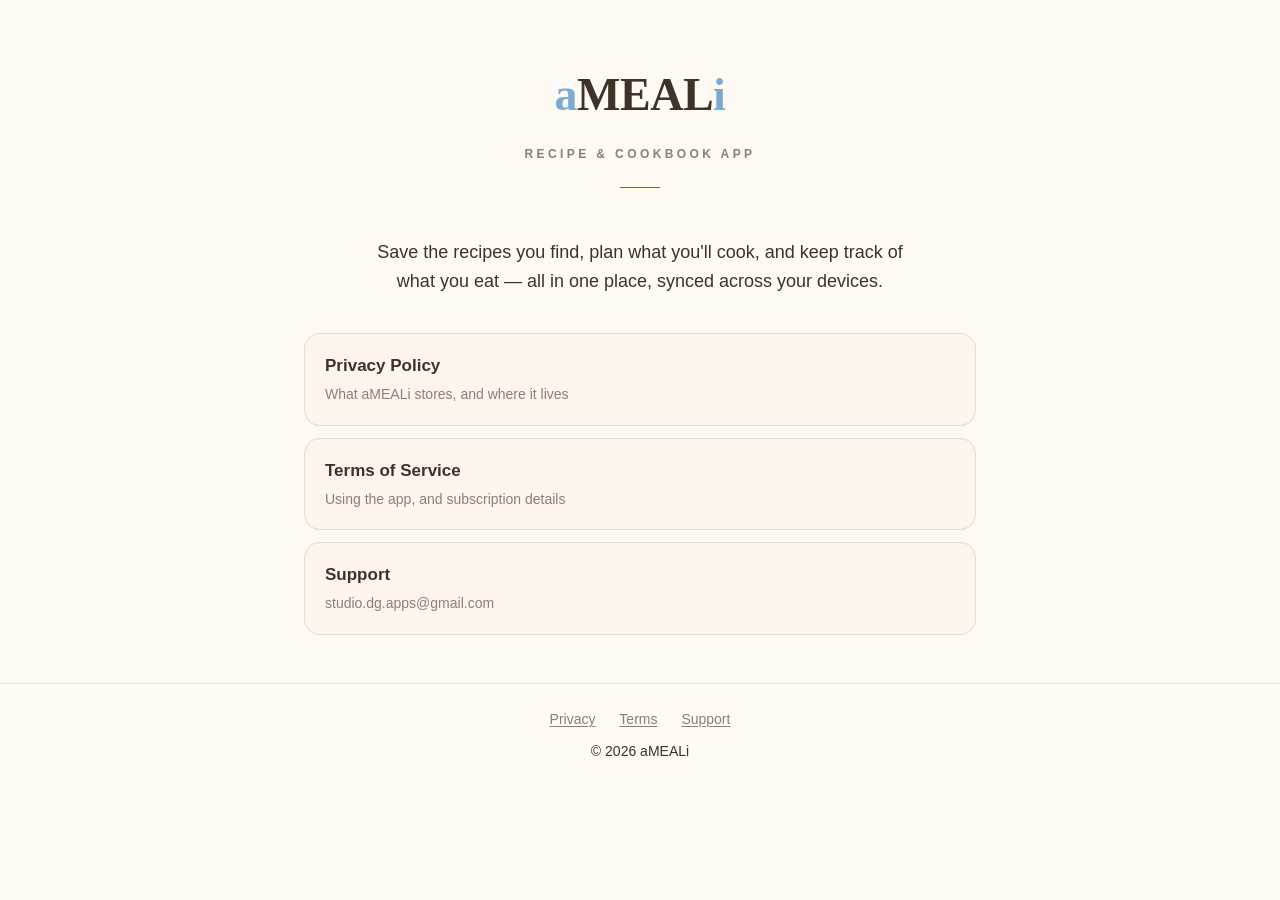
<file: index.html>
<!DOCTYPE html>
<html lang="en">
<head>
<meta charset="utf-8">
<meta name="viewport" content="width=device-width, initial-scale=1">
<title>aMEALi — Recipe &amp; Cookbook App</title>
<meta name="description" content="aMEALi saves the recipes you find, plans what you'll cook, and tracks what you eat.">
<link rel="stylesheet" href="style.css">
</head>
<body>

<header class="masthead">
  <div class="wrap">
    <span class="wordmark"><span class="ai">a</span>MEAL<span class="ai">i</span></span>
    <p class="tagline">Recipe &amp; Cookbook App</p>
    <hr class="rule">
  </div>
</header>

<main class="wrap">
  <p class="lede">
    Save the recipes you find, plan what you'll cook, and keep track of what you eat —
    all in one place, synced across your devices.
  </p>

  <nav class="links" aria-label="Site">
    <a class="link-card" href="privacy.html">
      <span class="label">Privacy Policy</span>
      <span class="desc">What aMEALi stores, and where it lives</span>
    </a>
    <a class="link-card" href="terms.html">
      <span class="label">Terms of Service</span>
      <span class="desc">Using the app, and subscription details</span>
    </a>
    <a class="link-card" href="mailto:studio.dg.apps@gmail.com">
      <span class="label">Support</span>
      <span class="desc">studio.dg.apps@gmail.com</span>
    </a>
  </nav>
</main>

<footer class="footer">
  <div class="wrap">
    <nav>
      <a href="privacy.html">Privacy</a>
      <a href="terms.html">Terms</a>
      <a href="mailto:studio.dg.apps@gmail.com">Support</a>
    </nav>
    <p>© 2026 aMEALi</p>
  </div>
</footer>

</body>
</html>
</file>
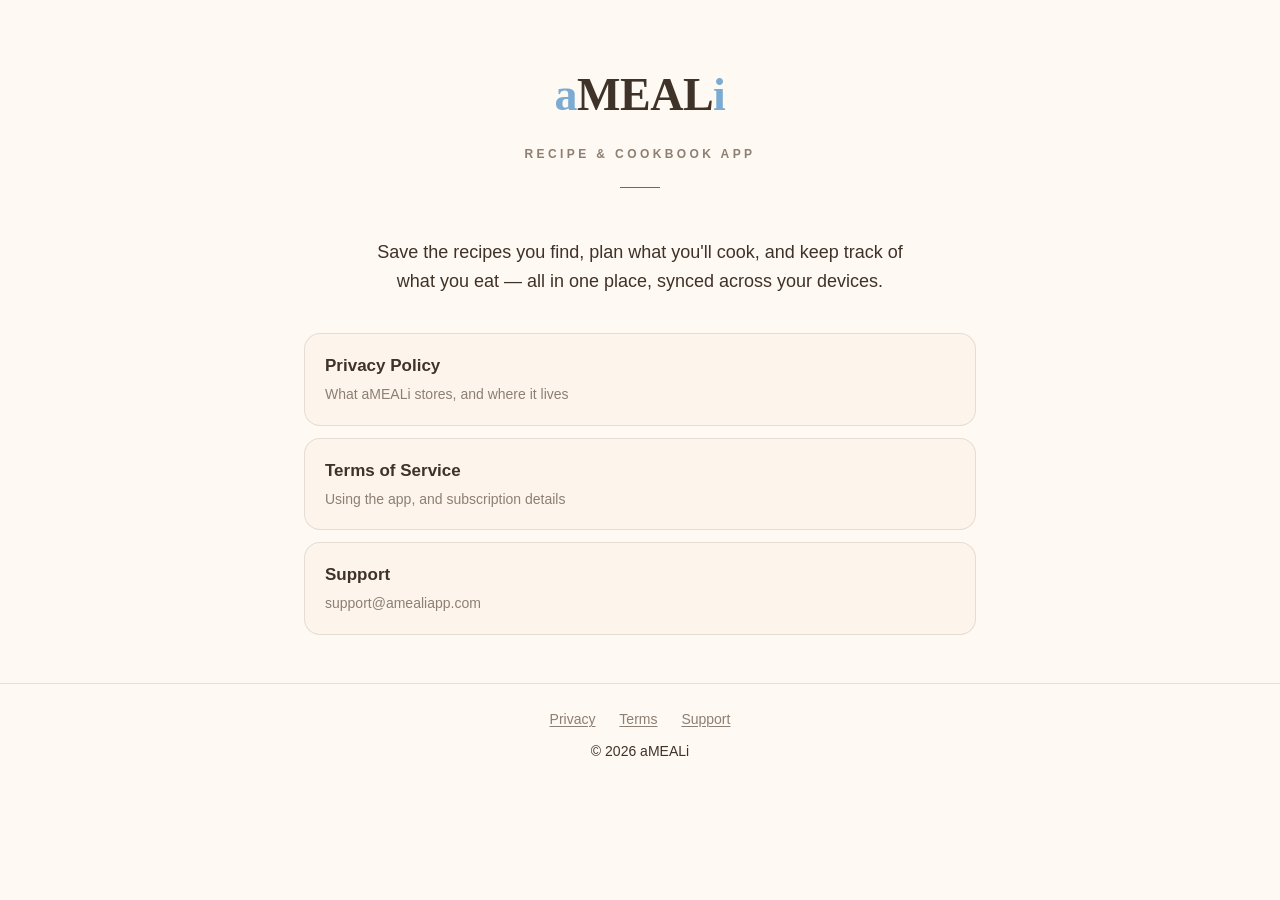
<file: index_1.html>
<!DOCTYPE html>
<html lang="en">
<head>
<meta charset="utf-8">
<meta name="viewport" content="width=device-width, initial-scale=1">
<title>aMEALi — Recipe &amp; Cookbook App</title>
<meta name="description" content="aMEALi saves the recipes you find, plans what you'll cook, and tracks what you eat.">
<link rel="stylesheet" href="style.css">
</head>
<body>

<header class="masthead">
  <div class="wrap">
    <span class="wordmark"><span class="ai">a</span>MEAL<span class="ai">i</span></span>
    <p class="tagline">Recipe &amp; Cookbook App</p>
    <hr class="rule">
  </div>
</header>

<main class="wrap">
  <p class="lede">
    Save the recipes you find, plan what you'll cook, and keep track of what you eat —
    all in one place, synced across your devices.
  </p>

  <nav class="links" aria-label="Site">
    <a class="link-card" href="privacy.html">
      <span class="label">Privacy Policy</span>
      <span class="desc">What aMEALi stores, and where it lives</span>
    </a>
    <a class="link-card" href="terms.html">
      <span class="label">Terms of Service</span>
      <span class="desc">Using the app, and subscription details</span>
    </a>
    <a class="link-card" href="mailto:support@amealiapp.com">
      <span class="label">Support</span>
      <span class="desc">support@amealiapp.com</span>
    </a>
  </nav>
</main>

<footer class="footer">
  <div class="wrap">
    <nav>
      <a href="privacy.html">Privacy</a>
      <a href="terms.html">Terms</a>
      <a href="mailto:support@amealiapp.com">Support</a>
    </nav>
    <p>© 2026 aMEALi</p>
  </div>
</footer>

</body>
</html>
</file>
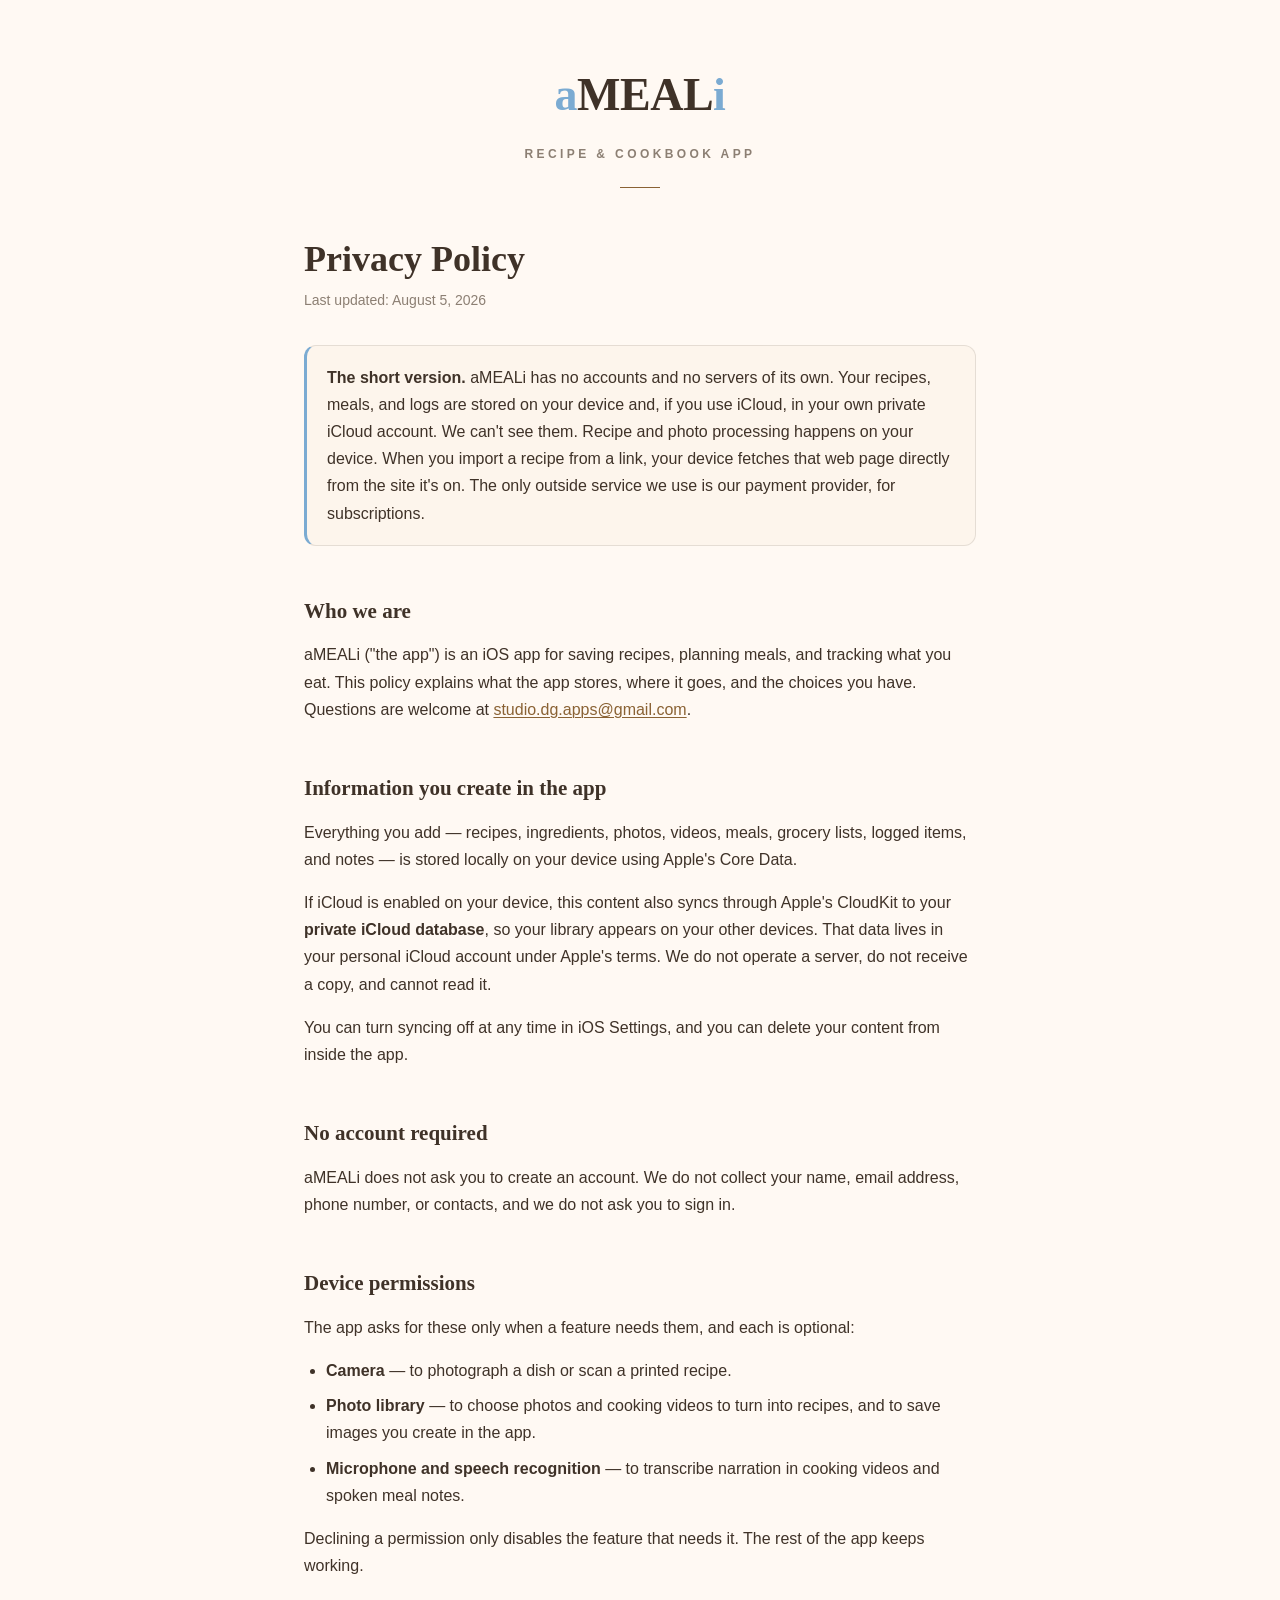
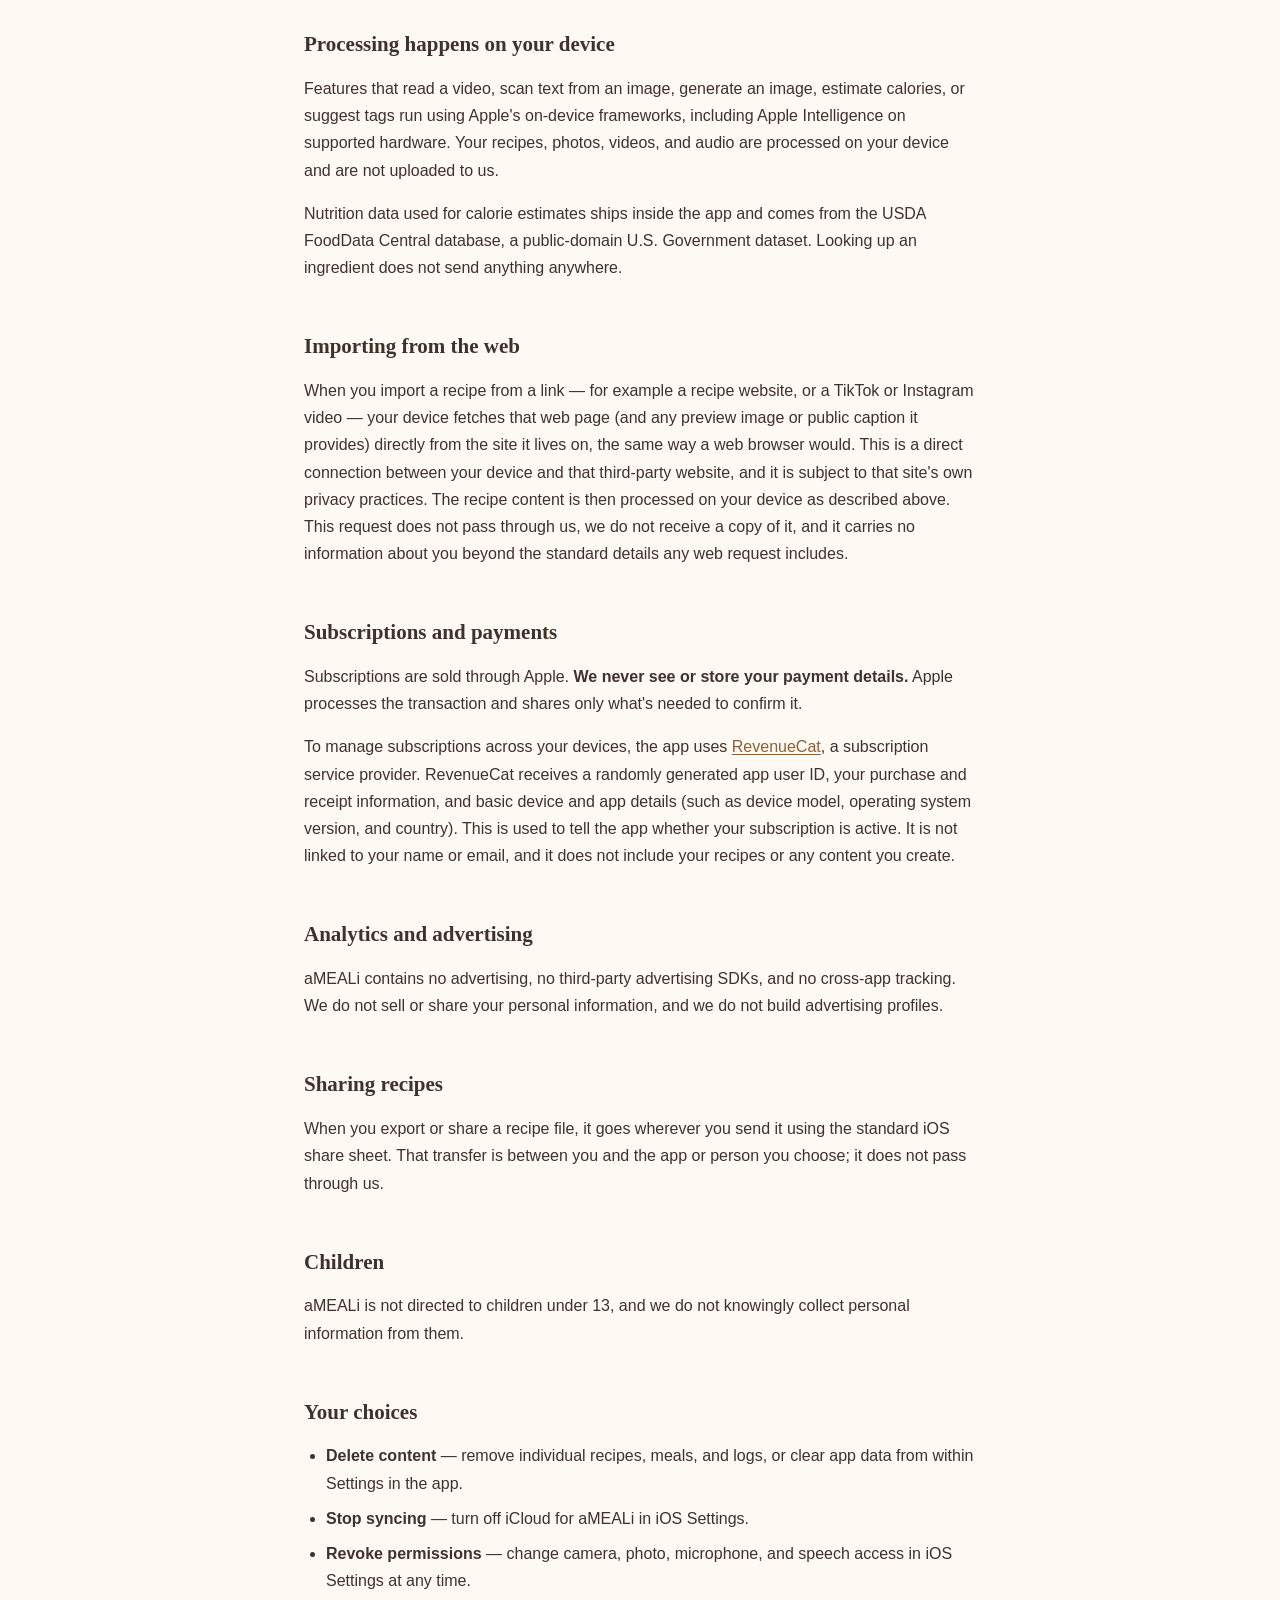
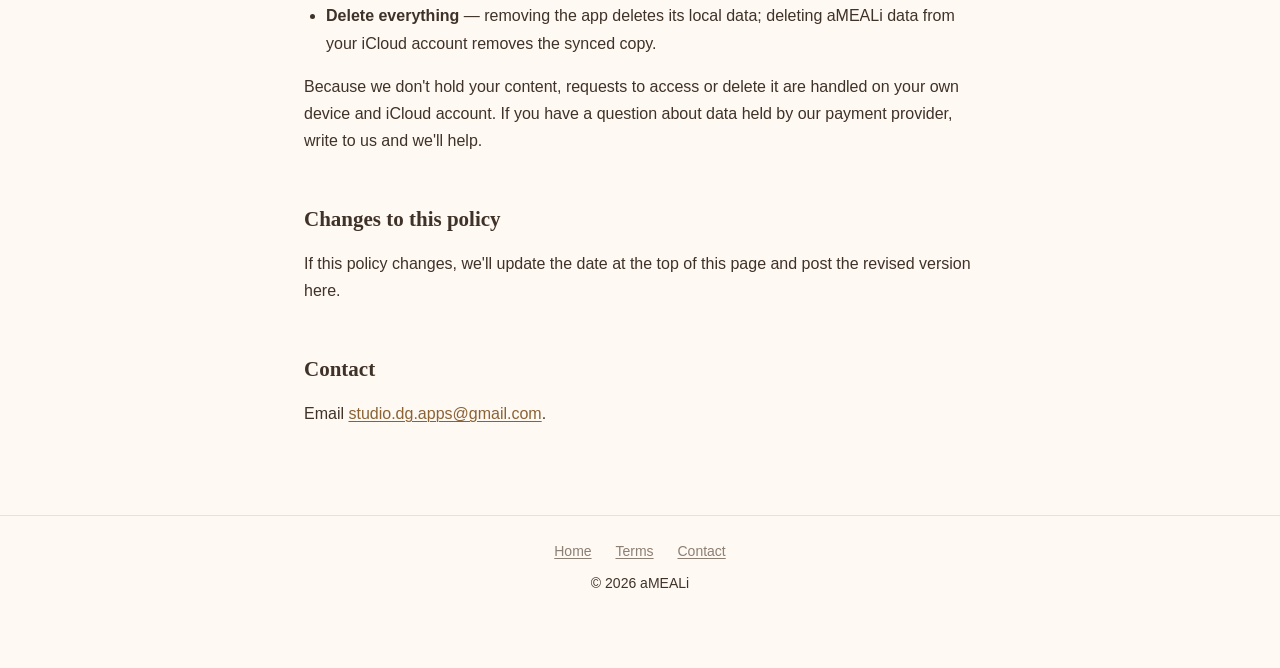
<file: privacy.html>
<!DOCTYPE html>
<html lang="en">
<head>
<meta charset="utf-8">
<meta name="viewport" content="width=device-width, initial-scale=1">
<title>Privacy Policy — aMEALi</title>
<meta name="description" content="How aMEALi handles your data.">
<link rel="stylesheet" href="style.css">
</head>
<body>
<header class="masthead">
  <div class="wrap">
    <a class="wordmark" href="index.html"><span class="ai">a</span>MEAL<span class="ai">i</span></a>
    <p class="tagline">Recipe &amp; Cookbook App</p>
    <hr class="rule">
  </div>
</header>
<main class="wrap doc">
  <h1>Privacy Policy</h1>
  <p class="updated">Last updated: August 5, 2026</p>
  <div class="note">
    <p><strong>The short version.</strong> aMEALi has no accounts and no servers of its own.
    Your recipes, meals, and logs are stored on your device and, if you use iCloud, in your
    own private iCloud account. We can't see them. Recipe and photo processing happens on
    your device. When you import a recipe from a link, your device fetches that web page
    directly from the site it's on. The only outside service we use is our payment provider,
    for subscriptions.</p>
  </div>
  <h2>Who we are</h2>
  <p>
    aMEALi ("the app") is an iOS app for saving recipes, planning meals, and tracking what you
    eat. This policy explains what the app stores, where it goes, and the choices you have.
    Questions are welcome at
    <a href="mailto:studio.dg.apps@gmail.com">studio.dg.apps@gmail.com</a>.
  </p>
  <h2>Information you create in the app</h2>
  <p>
    Everything you add — recipes, ingredients, photos, videos, meals, grocery lists, logged
    items, and notes — is stored locally on your device using Apple's Core Data.
  </p>
  <p>
    If iCloud is enabled on your device, this content also syncs through Apple's CloudKit to
    your <strong>private iCloud database</strong>, so your library appears on your other
    devices. That data lives in your personal iCloud account under Apple's terms. We do not
    operate a server, do not receive a copy, and cannot read it.
  </p>
  <p>
    You can turn syncing off at any time in iOS Settings, and you can delete your content from
    inside the app.
  </p>
  <h2>No account required</h2>
  <p>
    aMEALi does not ask you to create an account. We do not collect your name, email address,
    phone number, or contacts, and we do not ask you to sign in.
  </p>
  <h2>Device permissions</h2>
  <p>The app asks for these only when a feature needs them, and each is optional:</p>
  <ul>
    <li><strong>Camera</strong> — to photograph a dish or scan a printed recipe.</li>
    <li><strong>Photo library</strong> — to choose photos and cooking videos to turn into recipes, and to save images you create in the app.</li>
    <li><strong>Microphone and speech recognition</strong> — to transcribe narration in cooking videos and spoken meal notes.</li>
  </ul>
  <p>
    Declining a permission only disables the feature that needs it. The rest of the app keeps
    working.
  </p>
  <h2>Processing happens on your device</h2>
  <p>
    Features that read a video, scan text from an image, generate an image, estimate calories,
    or suggest tags run using Apple's on-device frameworks, including Apple Intelligence on
    supported hardware. Your recipes, photos, videos, and audio are processed on your device
    and are not uploaded to us.
  </p>
  <p>
    Nutrition data used for calorie estimates ships inside the app and comes from the USDA
    FoodData Central database, a public-domain U.S. Government dataset. Looking up an
    ingredient does not send anything anywhere.
  </p>
  <h2>Importing from the web</h2>
  <p>
    When you import a recipe from a link — for example a recipe website, or a TikTok or
    Instagram video — your device fetches that web page (and any preview image or public
    caption it provides) directly from the site it lives on, the same way a web browser would.
    This is a direct connection between your device and that third-party website, and it is
    subject to that site's own privacy practices. The recipe content is then processed on your
    device as described above. This request does not pass through us, we do not receive a copy
    of it, and it carries no information about you beyond the standard details any web request
    includes.
  </p>
  <h2>Subscriptions and payments</h2>
  <p>
    Subscriptions are sold through Apple. <strong>We never see or store your payment
    details.</strong> Apple processes the transaction and shares only what's needed to confirm
    it.
  </p>
  <p>
    To manage subscriptions across your devices, the app uses
    <a href="https://www.revenuecat.com/privacy/" rel="noopener">RevenueCat</a>, a subscription
    service provider. RevenueCat receives a randomly generated app user ID, your purchase and
    receipt information, and basic device and app details (such as device model, operating
    system version, and country). This is used to tell the app whether your subscription is
    active. It is not linked to your name or email, and it does not include your recipes or any
    content you create.
  </p>
  <h2>Analytics and advertising</h2>
  <p>
    aMEALi contains no advertising, no third-party advertising SDKs, and no cross-app tracking.
    We do not sell or share your personal information, and we do not build advertising profiles.
  </p>
  <h2>Sharing recipes</h2>
  <p>
    When you export or share a recipe file, it goes wherever you send it using the standard iOS
    share sheet. That transfer is between you and the app or person you choose; it does not pass
    through us.
  </p>
  <h2>Children</h2>
  <p>
    aMEALi is not directed to children under 13, and we do not knowingly collect personal
    information from them.
  </p>
  <h2>Your choices</h2>
  <ul>
    <li><strong>Delete content</strong> — remove individual recipes, meals, and logs, or clear app data from within Settings in the app.</li>
    <li><strong>Stop syncing</strong> — turn off iCloud for aMEALi in iOS Settings.</li>
    <li><strong>Revoke permissions</strong> — change camera, photo, microphone, and speech access in iOS Settings at any time.</li>
    <li><strong>Delete everything</strong> — removing the app deletes its local data; deleting aMEALi data from your iCloud account removes the synced copy.</li>
  </ul>
  <p>
    Because we don't hold your content, requests to access or delete it are handled on your own
    device and iCloud account. If you have a question about data held by our payment provider,
    write to us and we'll help.
  </p>
  <h2>Changes to this policy</h2>
  <p>
    If this policy changes, we'll update the date at the top of this page and post the revised
    version here.
  </p>
  <h2>Contact</h2>
  <p>
    Email <a href="mailto:studio.dg.apps@gmail.com">studio.dg.apps@gmail.com</a>.
  </p>
</main>
<footer class="footer">
  <div class="wrap">
    <nav>
      <a href="index.html">Home</a>
      <a href="terms.html">Terms</a>
      <a href="mailto:studio.dg.apps@gmail.com">Contact</a>
    </nav>
    <p>© 2026 aMEALi</p>
  </div>
</footer>
</body>
</html>
</file>
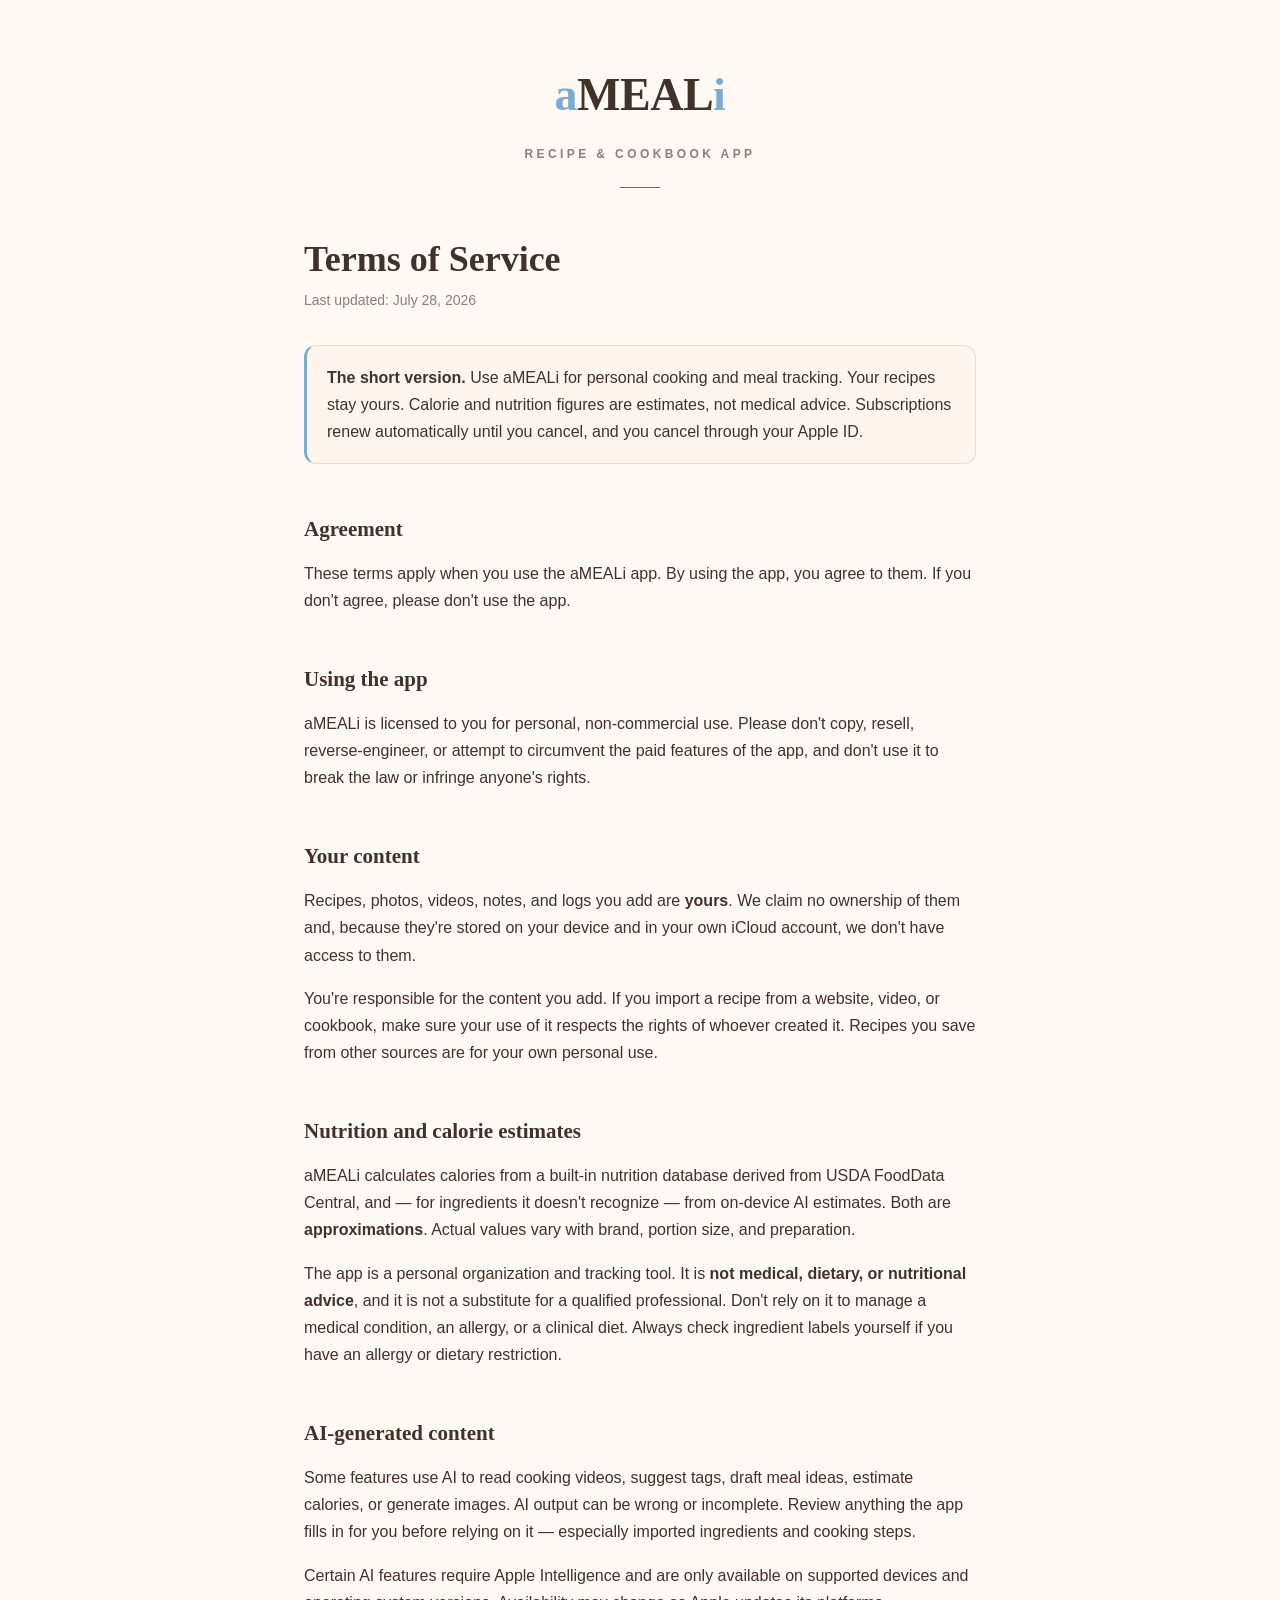
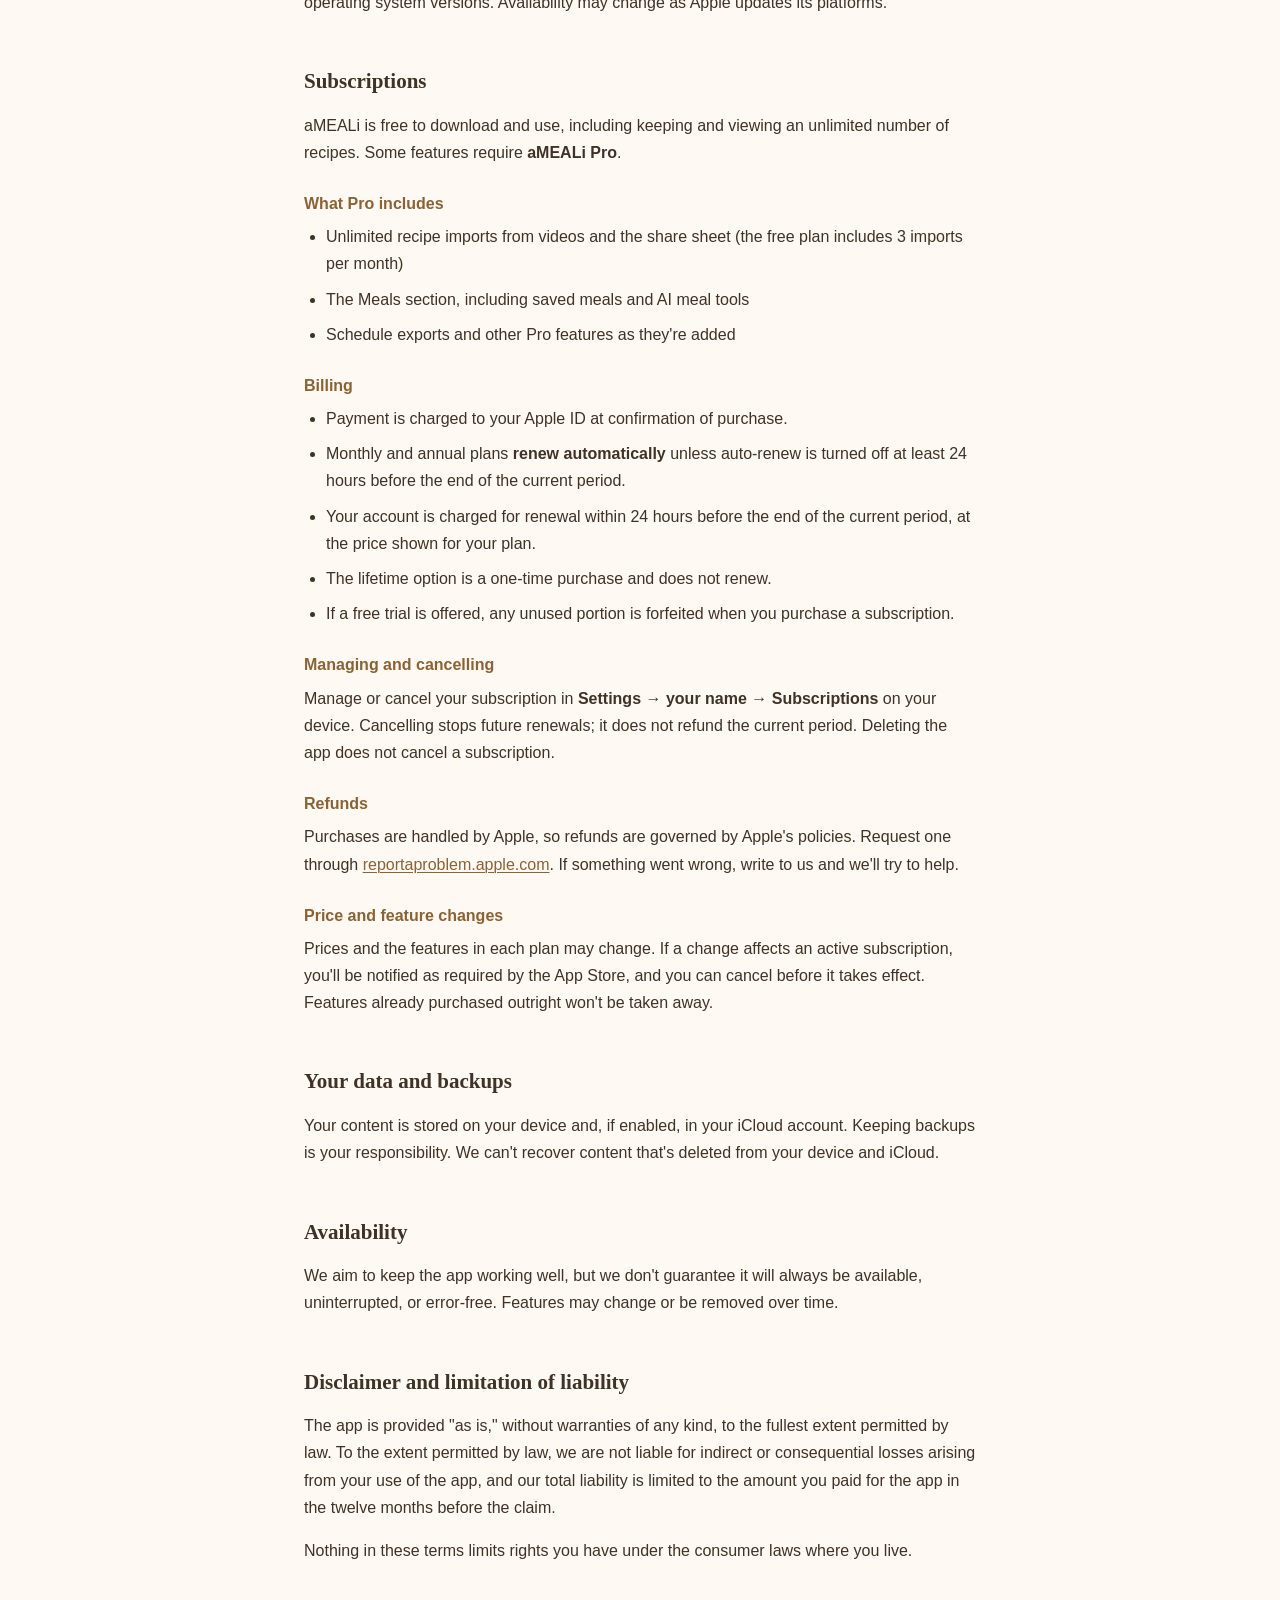
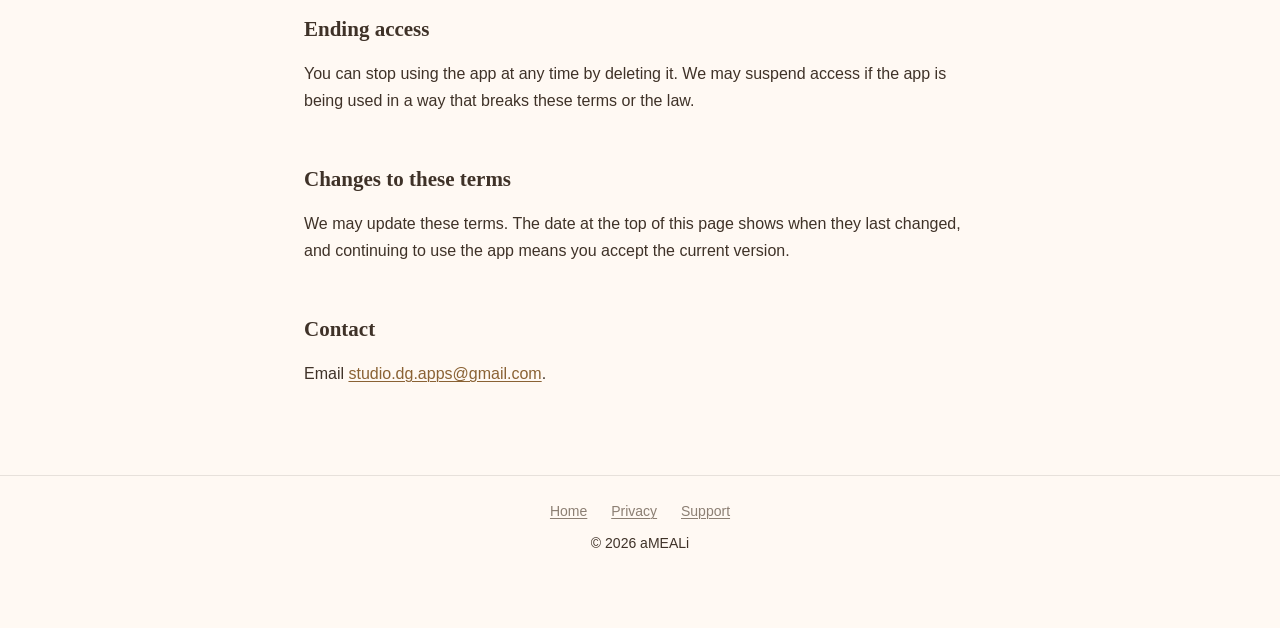
<file: terms.html>
<!DOCTYPE html>
<html lang="en">
<head>
<meta charset="utf-8">
<meta name="viewport" content="width=device-width, initial-scale=1">
<title>Terms of Service — aMEALi</title>
<meta name="description" content="Terms for using the aMEALi app.">
<link rel="stylesheet" href="style.css">
</head>
<body>

<header class="masthead">
  <div class="wrap">
    <a class="wordmark" href="index.html"><span class="ai">a</span>MEAL<span class="ai">i</span></a>
    <p class="tagline">Recipe &amp; Cookbook App</p>
    <hr class="rule">
  </div>
</header>

<main class="wrap doc">
  <h1>Terms of Service</h1>
  <p class="updated">Last updated: July 28, 2026</p>

  <div class="note">
    <p><strong>The short version.</strong> Use aMEALi for personal cooking and meal tracking.
    Your recipes stay yours. Calorie and nutrition figures are estimates, not medical advice.
    Subscriptions renew automatically until you cancel, and you cancel through your Apple ID.</p>
  </div>

  <h2>Agreement</h2>
  <p>
    These terms apply when you use the aMEALi app. By using the app, you agree to them. If you
    don't agree, please don't use the app.
  </p>

  <h2>Using the app</h2>
  <p>
    aMEALi is licensed to you for personal, non-commercial use. Please don't copy, resell,
    reverse-engineer, or attempt to circumvent the paid features of the app, and don't use it
    to break the law or infringe anyone's rights.
  </p>

  <h2>Your content</h2>
  <p>
    Recipes, photos, videos, notes, and logs you add are <strong>yours</strong>. We claim no
    ownership of them and, because they're stored on your device and in your own iCloud
    account, we don't have access to them.
  </p>
  <p>
    You're responsible for the content you add. If you import a recipe from a website, video, or
    cookbook, make sure your use of it respects the rights of whoever created it. Recipes you
    save from other sources are for your own personal use.
  </p>

  <h2>Nutrition and calorie estimates</h2>
  <p>
    aMEALi calculates calories from a built-in nutrition database derived from USDA FoodData
    Central, and — for ingredients it doesn't recognize — from on-device AI estimates. Both are
    <strong>approximations</strong>. Actual values vary with brand, portion size, and
    preparation.
  </p>
  <p>
    The app is a personal organization and tracking tool. It is <strong>not medical, dietary, or
    nutritional advice</strong>, and it is not a substitute for a qualified professional. Don't
    rely on it to manage a medical condition, an allergy, or a clinical diet. Always check
    ingredient labels yourself if you have an allergy or dietary restriction.
  </p>

  <h2>AI-generated content</h2>
  <p>
    Some features use AI to read cooking videos, suggest tags, draft meal ideas, estimate
    calories, or generate images. AI output can be wrong or incomplete. Review anything the app
    fills in for you before relying on it — especially imported ingredients and cooking steps.
  </p>
  <p>
    Certain AI features require Apple Intelligence and are only available on supported devices
    and operating system versions. Availability may change as Apple updates its platforms.
  </p>

  <h2>Subscriptions</h2>
  <p>
    aMEALi is free to download and use, including keeping and viewing an unlimited number of
    recipes. Some features require <strong>aMEALi Pro</strong>.
  </p>

  <h3>What Pro includes</h3>
  <ul>
    <li>Unlimited recipe imports from videos and the share sheet (the free plan includes 3 imports per month)</li>
    <li>The Meals section, including saved meals and AI meal tools</li>
    <li>Schedule exports and other Pro features as they're added</li>
  </ul>

  <h3>Billing</h3>
  <ul>
    <li>Payment is charged to your Apple ID at confirmation of purchase.</li>
    <li>Monthly and annual plans <strong>renew automatically</strong> unless auto-renew is turned off at least 24 hours before the end of the current period.</li>
    <li>Your account is charged for renewal within 24 hours before the end of the current period, at the price shown for your plan.</li>
    <li>The lifetime option is a one-time purchase and does not renew.</li>
    <li>If a free trial is offered, any unused portion is forfeited when you purchase a subscription.</li>
  </ul>

  <h3>Managing and cancelling</h3>
  <p>
    Manage or cancel your subscription in <strong>Settings → your name → Subscriptions</strong>
    on your device. Cancelling stops future renewals; it does not refund the current period.
    Deleting the app does not cancel a subscription.
  </p>

  <h3>Refunds</h3>
  <p>
    Purchases are handled by Apple, so refunds are governed by Apple's policies. Request one
    through <a href="https://reportaproblem.apple.com" rel="noopener">reportaproblem.apple.com</a>.
    If something went wrong, write to us and we'll try to help.
  </p>

  <h3>Price and feature changes</h3>
  <p>
    Prices and the features in each plan may change. If a change affects an active subscription,
    you'll be notified as required by the App Store, and you can cancel before it takes effect.
    Features already purchased outright won't be taken away.
  </p>

  <h2>Your data and backups</h2>
  <p>
    Your content is stored on your device and, if enabled, in your iCloud account. Keeping
    backups is your responsibility. We can't recover content that's deleted from your device
    and iCloud.
  </p>

  <h2>Availability</h2>
  <p>
    We aim to keep the app working well, but we don't guarantee it will always be available,
    uninterrupted, or error-free. Features may change or be removed over time.
  </p>

  <h2>Disclaimer and limitation of liability</h2>
  <p>
    The app is provided "as is," without warranties of any kind, to the fullest extent permitted
    by law. To the extent permitted by law, we are not liable for indirect or consequential
    losses arising from your use of the app, and our total liability is limited to the amount
    you paid for the app in the twelve months before the claim.
  </p>
  <p>Nothing in these terms limits rights you have under the consumer laws where you live.</p>

  <h2>Ending access</h2>
  <p>
    You can stop using the app at any time by deleting it. We may suspend access if the app is
    being used in a way that breaks these terms or the law.
  </p>

  <h2>Changes to these terms</h2>
  <p>
    We may update these terms. The date at the top of this page shows when they last changed,
    and continuing to use the app means you accept the current version.
  </p>

  <h2>Contact</h2>
  <p>
    Email <a href="mailto:studio.dg.apps@gmail.com">studio.dg.apps@gmail.com</a>.
  </p>
</main>

<footer class="footer">
  <div class="wrap">
    <nav>
      <a href="index.html">Home</a>
      <a href="privacy.html">Privacy</a>
      <a href="mailto:studio.dg.apps@gmail.com">Support</a>
    </nav>
    <p>© 2026 aMEALi</p>
  </div>
</footer>

</body>
</html>
</file>
<file: style.css>
/* aMEALi — shared styles for the public site.
   Palette lifted from the app: cream bg, espresso ink, slate blue, tan accent. */

:root {
  --bg: #FFF9F3;
  --card: #FDF5EC;
  --espresso: #3F3228;
  --slate: #7BABD2;
  --tan: #8A6234;
  --muted: #8C7F73;
  --hairline: rgba(63, 50, 40, 0.12);
  --maxw: 720px;
}

* { box-sizing: border-box; }

html { scroll-behavior: smooth; }
@media (prefers-reduced-motion: reduce) {
  html { scroll-behavior: auto; }
  * { animation: none !important; transition: none !important; }
}

body {
  margin: 0;
  background: var(--bg);
  color: var(--espresso);
  font: 16px/1.7 -apple-system, BlinkMacSystemFont, "Segoe UI", Roboto, Helvetica, Arial, sans-serif;
  -webkit-font-smoothing: antialiased;
}

.wrap {
  max-width: var(--maxw);
  margin: 0 auto;
  padding: 0 24px;
}

/* ---- Masthead ---------------------------------------------------------- */

.masthead {
  padding: 56px 0 28px;
  text-align: center;
}

/* The wordmark echoes the app's launch animation, where "a" and "i" read
   together as "ai" and MEAL grows between them. */
.wordmark {
  font-family: Georgia, "Times New Roman", serif;
  font-weight: 700;
  font-size: clamp(34px, 7vw, 46px);
  letter-spacing: -0.5px;
  margin: 0;
  color: var(--espresso);
  text-decoration: none;
  display: inline-block;
}
.wordmark .ai { color: var(--slate); }

.tagline {
  margin: 10px 0 0;
  font-size: 12px;
  font-weight: 600;
  letter-spacing: 3.4px;
  text-transform: uppercase;
  color: var(--muted);
}

.rule {
  width: 40px;
  height: 1px;
  background: var(--tan);
  border: 0;
  margin: 22px auto;
}

/* ---- Document ---------------------------------------------------------- */

.doc { padding-bottom: 72px; }

h1 {
  font-family: Georgia, "Times New Roman", serif;
  font-size: clamp(28px, 5vw, 36px);
  line-height: 1.2;
  margin: 0 0 8px;
}

.updated {
  color: var(--muted);
  font-size: 14px;
  margin: 0 0 32px;
}

h2 {
  font-family: Georgia, "Times New Roman", serif;
  font-size: 21px;
  margin: 40px 0 12px;
  padding-top: 8px;
}

h3 {
  font-size: 16px;
  margin: 24px 0 6px;
  color: var(--tan);
}

p, li { color: var(--espresso); }
p { margin: 0 0 16px; }
ul { margin: 0 0 16px; padding-left: 22px; }
li { margin-bottom: 8px; }

a { color: var(--tan); text-decoration-thickness: 1px; text-underline-offset: 2px; }
a:hover { color: var(--espresso); }
a:focus-visible { outline: 2px solid var(--slate); outline-offset: 3px; border-radius: 3px; }

strong { font-weight: 650; }

/* Callout for the things people actually need to know at a glance. */
.note {
  background: var(--card);
  border: 1px solid var(--hairline);
  border-left: 3px solid var(--slate);
  border-radius: 12px;
  padding: 18px 20px;
  margin: 0 0 28px;
}
.note p:last-child { margin-bottom: 0; }

/* ---- Index page -------------------------------------------------------- */

.lede {
  font-size: 18px;
  line-height: 1.65;
  text-align: center;
  color: var(--espresso);
  margin: 0 auto 36px;
  max-width: 560px;
}

.links {
  display: grid;
  gap: 12px;
  margin: 0 0 48px;
}

.link-card {
  display: block;
  background: var(--card);
  border: 1px solid var(--hairline);
  border-radius: 16px;
  padding: 18px 20px;
  text-decoration: none;
  color: var(--espresso);
  transition: border-color 0.15s ease, transform 0.15s ease;
}
.link-card:hover {
  border-color: var(--slate);
  transform: translateY(-1px);
  color: var(--espresso);
}
.link-card .label {
  font-weight: 650;
  font-size: 17px;
  display: block;
}
.link-card .desc {
  color: var(--muted);
  font-size: 14px;
  display: block;
  margin-top: 2px;
}

/* ---- Footer ------------------------------------------------------------ */

.footer {
  border-top: 1px solid var(--hairline);
  padding: 24px 0 56px;
  text-align: center;
  color: var(--muted);
  font-size: 14px;
}
.footer a { color: var(--muted); }
.footer nav { margin-bottom: 8px; }
.footer nav a { margin: 0 10px; }
</file>
